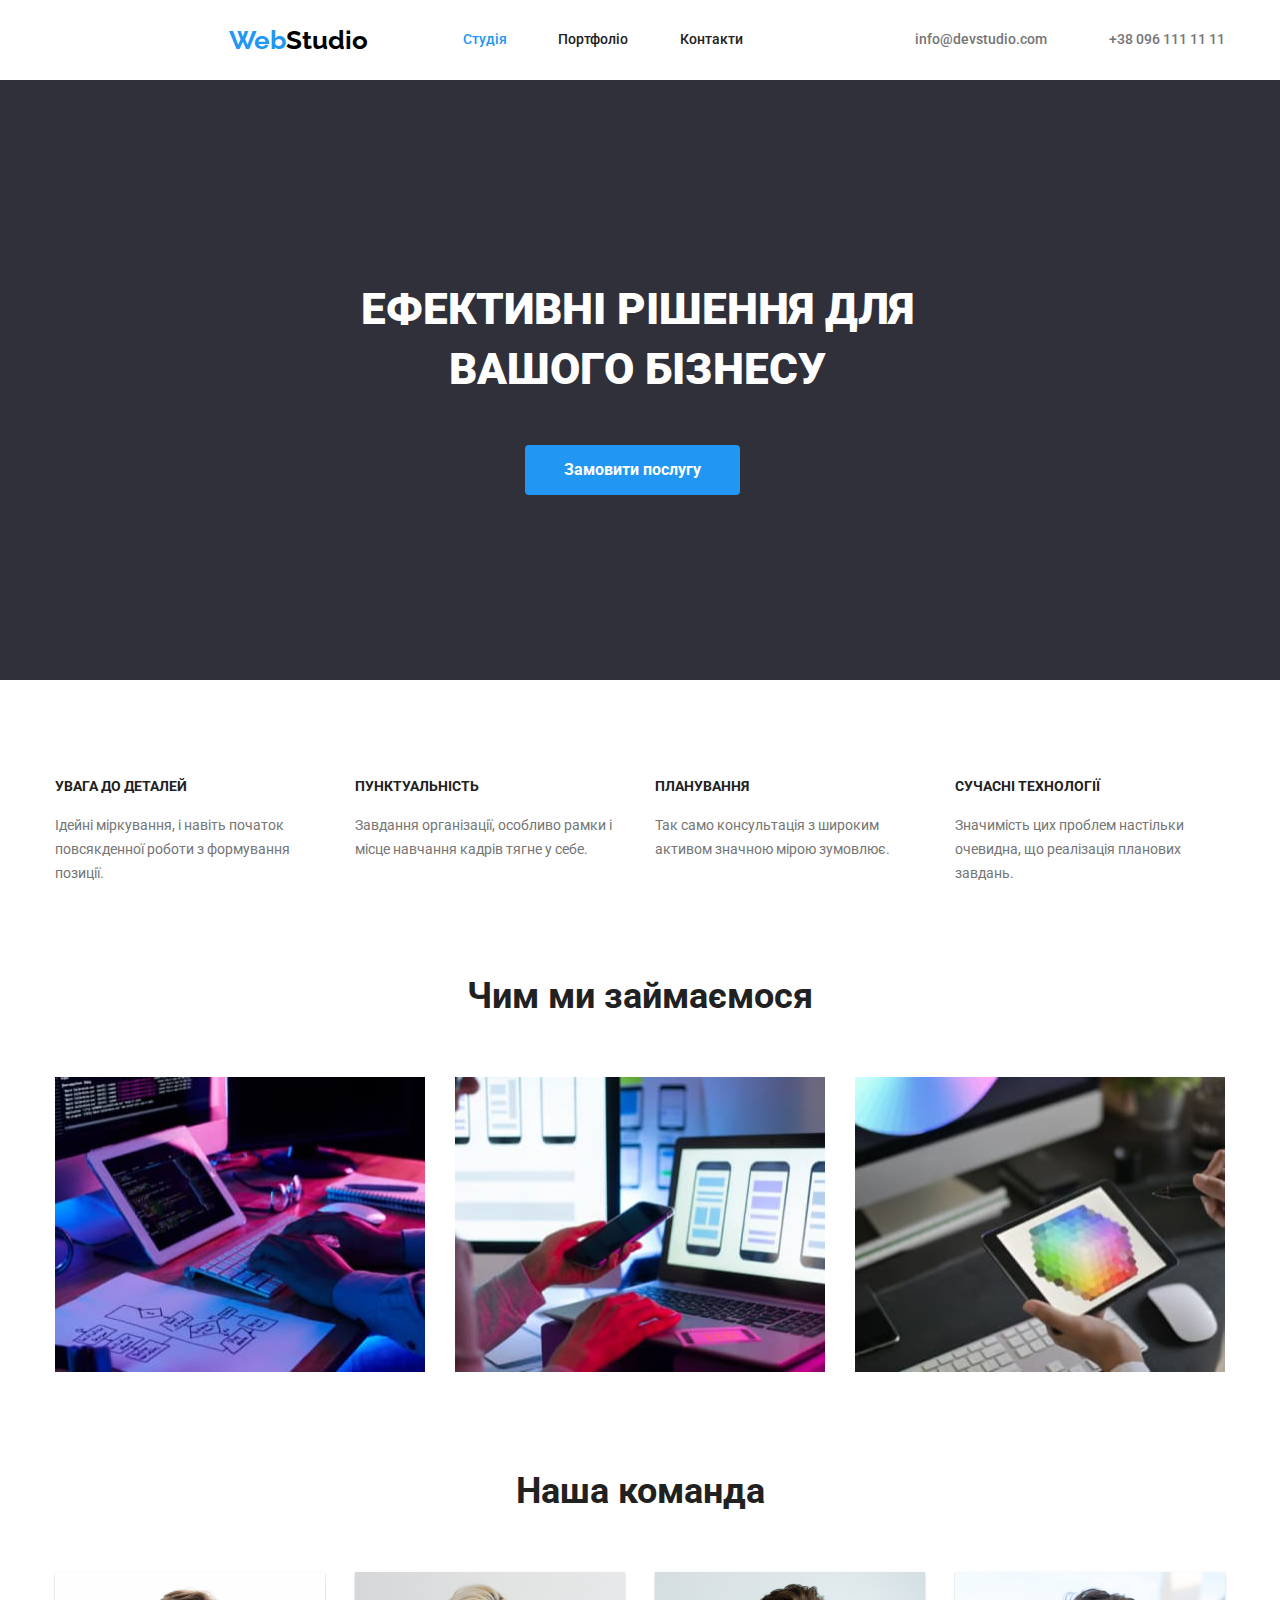
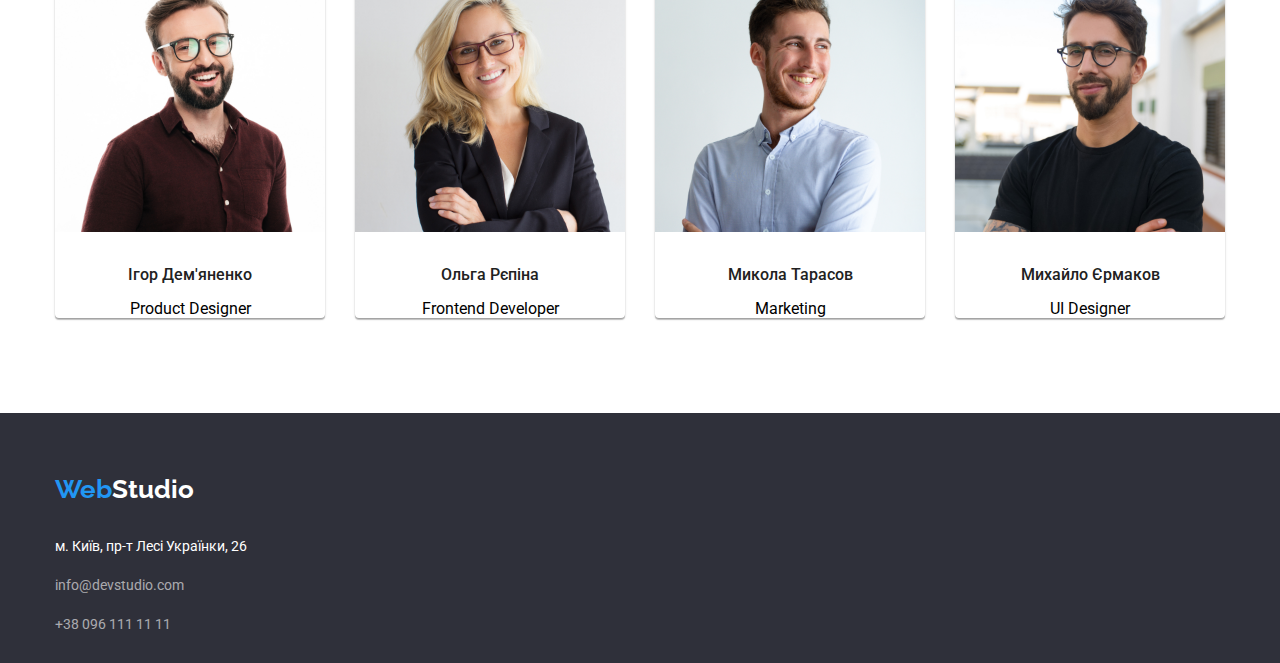
<file: index.html>
<!DOCTYPE html>
<html lang="uk">

<head>
    <meta charset="UTF-8">
    <meta http-equiv="X-UA-Compatible" content="IE=edge">
    <meta name="viewport" content="width=device-width, initial-scale=1.0">
    <link rel="stylesheet" href="./css/style.css">
    <link rel="preconnect" href="https://fonts.googleapis.com">
    <link rel="preconnect" href="https://fonts.gstatic.com" crossorigin>
    <link
        href="https://fonts.googleapis.com/css2?family=Raleway:wght@700&family=Roboto:wght@400;500;700;900&display=swap"
        rel="stylesheet">

    <title>Ефективні рішення для вашого бізнесу</title>
</head>

<body>

    <header>
        <section class="header-nav">
            <!--Navigation -->
            <h2 class="title-none">Navigation</h2>

            <nav class="nav-page">
                <a class="logo" href="#"><span class="logo-web">Web</span>Studio</a>
                <ul class="header-list-box">
                    <li class="header-list"><a class="header-link current" href="#">Студія</a></li>
                    <li class="header-list"><a class="header-link" href="./portfolio.html">Портфоліо</a>
                    </li>
                    <li class="header-list"><a class="header-link" href="#contacts">Контакти</a></li>
                </ul>
            </nav>


            <ul class="contacts">
                <li class="header-list"><a class="heder-linked header-link"
                        href="mailto:info@devstudio.com">info@devstudio.com</a></li>
                <li class="header-list"><a class="heder-linked header-link" href="tel:+380961111111">+38 096 111 11 11</a>
                </li>
            </ul>



        </section>
    </header>



    <main>
        <section class="container">
            <div class="hero">

                <h1 class="hero-title">Ефективні рішення для вашого бізнесу</h1>

                <button class="hero-button" type="button">Замовити послугу</button>

            </div>
        </section>

        <section>
            <!--Our skills -->
            <div class="wrapp wrapp-box">
                <h2 class="title-none">Наші Переваги</h2>

                <ul class="skills-box">
                    <li class="list">
                        <h3 class="list-title">УВАГА ДО ДЕТАЛЕЙ</h3>
                        <p class="list-about">Ідейні міркування, і навіть початок повсякденної роботи з формування
                            позиції.</p>
                    </li>
                    <li class="list">
                        <h3 class="list-title">ПУНКТУАЛЬНІСТЬ</h3>
                        <p class="list-about">Завдання організації, особливо рамки і місце навчання кадрів тягне у себе.
                        </p>

                    </li>
                    <li class="list">
                        <h3 class="list-title">ПЛАНУВАННЯ</h3>
                        <p class="list-about">Так само консультація з широким активом значною мірою зумовлює.</p>
                    </li>
                    <li class="list">
                        <h3 class="list-title">СУЧАСНІ ТЕХНОЛОГІЇ</h3>
                        <p class="list-about">Значимість цих проблем настільки очевидна, що реалізація планових завдань.
                        </p>
                    </li>
                </ul>

            </div>

        </section>

        <section>
            <!-- About our skills -->
            <div class="wrapp">
                <h2 class="title">Чим ми займаємося</h2>
                <ul class="list-box">
                    <li><img src="./images/box_1.jpg" alt="Написання алгоритму коду" height="295"
                            width="370"></li>
                    <li><img src="./images/box_2.jpg" alt="Розробка мобільного дизайну" height="295"
                            width="370"></li>
                    <li><img src="./images/box_3.jpg" alt="Людина підбирає кольри для проєкту"
                            height="295" width="370">
                    </li>
                </ul>
            </div>

        </section>

        <section>
            <!--Our Team  -->

            <div class="wrapp">
                <h2 class="title">Наша команда</h2>

                <ul class="list-box">
                    <li class="section-list">
                        <img src="./images/ihor.jpg" alt="Ігор Дем'яненко" height="260" width="270">
                        <h3 class="title-team">Ігор Дем'яненко</h3>
                        <p class="team-job">Product Designer</p>
                    </li>

                    <li class="section-list">
                        <img src="./images/olga.jpg" alt="Ольга Рєпіна" height="260" width="270">
                        <h3 class="title-team">Ольга Рєпіна</h3>
                        <p class="team-job">Frontend Developer</p>
                    </li>

                    <li class="section-list">
                        <img src="./images/kola.jpg" alt="Микола Тарасов" height="260" width="270">
                        <h3 class="title-team">Микола Тарасов</h3>
                        <p class="team-job">Marketing</p>
                    </li>

                    <li class="section-list">
                        <img src="./images/mihail.jpg" alt="Михайло Єрмаков" height="260" width="270">
                        <h3 class="title-team">Михайло Єрмаков</h3>
                        <p class="team-job">UI Designer</p>

                    </li>

                </ul>
            </div>

        </section>
    </main>



    <footer>

        <section id="contacts" class="wrapp">
            <h2 class="title-none black"> How to find us</h2>
            <a class="logo footer-logo" href="#"><span class="logo-web">Web</span>Studio</a>

            <address>
                <ul class="">
                    <li class="foot-list"><a class="link-maps" href="https://goo.gl/maps/g6EBbh1FCPe44AKi8">м. Київ,
                            пр-т Лесі Українки, 26</a></li>
                    <li class="foot-list"><a class="link-address"
                            href="mailto:info@devstudio.com">info@devstudio.com</a></li>
                    <li><a class="link-address" href="tel:+380961111111">+38 096 111 11 11</a></li>
                </ul>

            </address>
        </section>

    </footer>
</body>

</html>
</file>
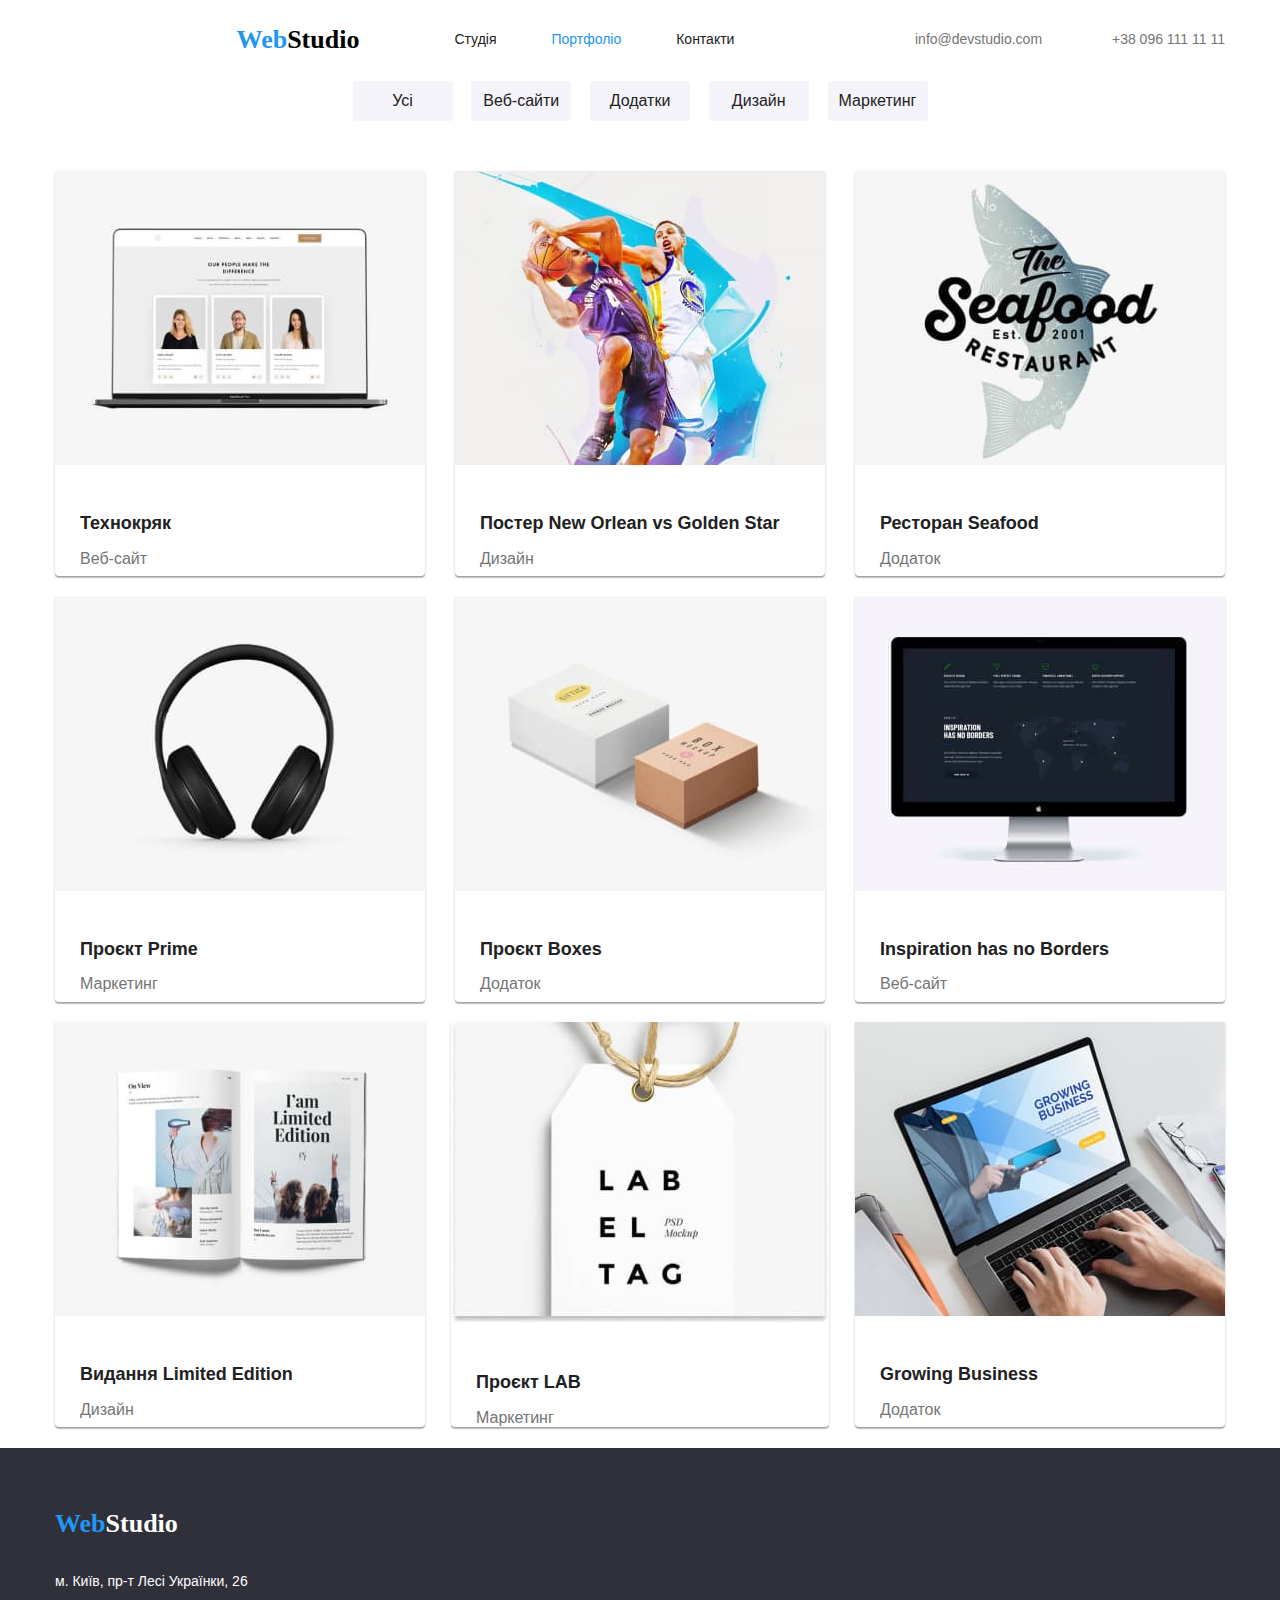
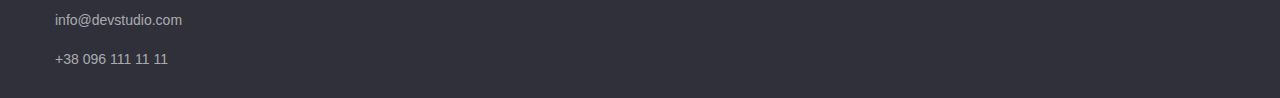
<file: portfolio.html>
<!DOCTYPE html>
<html lang="uk">

<head>
    <meta charset="UTF-8">
    <meta http-equiv="X-UA-Compatible" content="IE=edge">
    <meta name="viewport" content="width=device-width, initial-scale=1.0">
    <link rel="stylesheet" href="./css/style.css">
    <link rel="stylesheet" href="./index.html">
    <title>Portfolio</title>
</head>

<body id="portfolio">

    <header>
        <section class="header-nav">
            <!--Navigation -->
            <h2 class="title-none">Navigation</h2>

            <nav class="nav-page">
                <a class="logo" href="#"><span class="logo-web">Web</span>Studio</a>
                <ul class="header-list-box">
                    <li class="header-list"><a class="header-link" href="./index.html">Студія</a></li>
                    <li class="header-list"><a class="header-link current" href="#">Портфоліо</a>
                    </li>
                    <li class="header-list"><a class="header-link" href="#contacts">Контакти</a></li>
                </ul>
            </nav>


            <ul class="contacts">
                <li class="header-list"><a class="heder-linked header-link"
                        href="mailto:info@devstudio.com">info@devstudio.com</a></li>
                <li class="header-list"><a class="heder-linked header-link" href="tel:+380961111111">+38 096 111 11
                        11</a>
                </li>
            </ul>



        </section>
    </header>




    <main>

        <section class="portfolio">
            <!-- Saitbar -->
            <h2 class="title-none">Portfolio</h2>

            <ul class="navigatio-box">
                <li class="port-list">
                    <button class="port-button" type="button">Усі</button>

                </li>

                <li class="port-list">
                    <button class="port-button" type="button">Веб-сайти</button>
                </li>

                <li class="port-list">
                    <button class="port-button" type="button">Додатки</button>
                </li>

                <li class="port-list">
                    <button class="port-button" type="button">Дизайн</button>
                </li>

                <li class="port-list">
                    <button class="port-button" type="button">Маркетинг</button>
                </li>

            </ul>
            <!-- id="all"
            id="poster"
            id="web"
            id="add"
            id="marketing" -->

            <ul class="portfolio-conteiner">

                <li class="portfolio-link">
                    <a href="">
                        <img src="./images/web-1.jpg" alt="Назва компанії Технокряк">
                        <h3 class="portfolio-title">Технокряк</h3>
                        <p class="categoray">Веб-сайт</p>
                    </a>
                </li>

                <li class="portfolio-link">
                    <a href="">
                        <img src="./images/poster-2.jpg" alt="Постер дизайну" width="370" height="294">
                        <h3 class="portfolio-title">Постер New Orlean vs Golden Star</h3>
                        <p class="categoray">Дизайн</p>
                    </a>

                </li>

                <li class="portfolio-link">
                    <a href="">
                        <img src="./images/restaurant-3.jpg" alt="Додаток ресторану морської їжї">
                        <h3 class="portfolio-title">Ресторан Seafood</h3>
                        <p class="categoray">Додаток</p>
                    </a>

                </li>

                <li class="portfolio-link">
                    <a href="">
                        <img src="./images/project-4.jpg" alt="Проєкт Prime">
                        <h3 class="portfolio-title">Проєкт Prime</h3>
                        <p class="categoray">Маркетинг</p>
                    </a>

                </li>

                <li class="portfolio-link">
                    <a href="">
                        <img src="./images/project-5.jpg" alt="Проєкт додатку Боксес">
                        <h3 class="portfolio-title">Проєкт Boxes</h3>
                        <p class="categoray">Додаток</p>

                    </a>
                </li>

                <li class="portfolio-link">
                    <a href="">
                        <img src="./images/web-6.jpg" alt="Лого сайту">
                        <h3 class="portfolio-title">Inspiration has no Borders</h3>
                        <p class="categoray">Веб-сайт</p>
                    </a>

                </li>

                <li class="portfolio-link">
                    <a href="">
                        <img src="./images/design-7.jpg" alt="">
                        <h3 class="portfolio-title">Видання Limited Edition</h3>
                        <p class="categoray">Дизайн</p>
                    </a>

                </li>

                <li class="portfolio-link">
                    <a href="">
                        <img src="./images/marketing-8.jpg" alt="Проєкт маркетингу ЛАБ">
                        <h3 class="portfolio-title">Проєкт LAB</h3>
                        <p class="categoray">Маркетинг</p>
                    </a>

                </li>

                <li class="portfolio-link">
                    <a href="">
                        <img src="./images/add-9.jpg" alt=" Додаток проекту бізнесу">
                        <h3 class="portfolio-title">Growing Business</h3>
                        <p class="categoray">Додаток</p>
                    </a>
                </li>

            </ul>
        </section>
    </main>




    <footer>

        <section class="wrapp">
            <h2 class="title-none black"> How to find us</h2>
            <a class="logo footer-logo" href="#"><span class="logo-web">Web</span>Studio</a>

            <address id="contacts">
                <ul class="">
                    <li class="foot-list"><a class="link-maps" href="https://goo.gl/maps/g6EBbh1FCPe44AKi8">м. Київ,
                            пр-т Лесі Українки, 26</a></li>
                    <li class="foot-list"><a class="link-address"
                            href="mailto:info@devstudio.com">info@devstudio.com</a></li>
                    <li><a class="link-address" href="tel:+380961111111">+38 096 111 11 11</a></li>
                </ul>

            </address>
        </section>

    </footer>
</body>

</html>
</file>
<file: css/style.css>
* {
    padding: 0;
    margin: 0;
    border: 0;
    box-sizing: border-box;
}

a {
    text-decoration: none;
    color: #757575;
}

ul,
ol,
li {
    list-style: none;
}

body {
    height: 100%;
    line-height: 1;
    font-family: 'Roboto', sans-serif;
    /* font-family: 'Raleway', sans-serif; */
}

:root { 
    --third-text-color:#ffffff;
    --bg-color:#2F303A;
    --text-color:#212121;
    --secondary-text-color:#757575;
    --bg-link-color: #2196F3;
    --logo-color: #000000;
    
}

button {
    font-family: inherit;
    font-weight: inherit;
    font-size: inherit;
    cursor: pointer;
}
/* ==============================================================================================================
                                    HEDEAR
============================================================================================================== */

.header-nav {
    width: 1170px;
    height: 80px;
    margin: 0 auto;
    display: flex;
    justify-content: space-between;
}

.nav-page {
    display: flex;
    justify-content: space-between;
}

.logo {
    font-family: 'Raleway';
    font-weight: 700;
    font-size: 26px;
    line-height: 1.19;
    color: var(--logo-color);
    display: flex;
    align-items: center;
    margin-right: 95px;
}

.logo-web {
    color: var(--bg-link-color);
}

.header-list-box {
    width: 280px;
    display: flex;
    justify-content: space-between;
    align-items: center;
}

.header-list {
    font-weight: 500;
    font-size: 14px;
    line-height: 1.14;
    display: inline-block;
}

.header-link {
    color: var(--text-color);
}

.header-link:hover,
.header-link:focus {
    color: var(--bg-link-color);
}

.nav-page .header-link.current {
    color: var(--bg-link-color);
}

.contacts {
    font-weight: 500;
    font-size: 14px;
    line-height: 1.14;
    width: 310px;
    display: flex;
    justify-content: space-between;
    align-items: center;
}

.heder-linked {
    color: var(--secondary-text-color);
}


/* ==============================================================================================================
                                    MAINE
============================================================================================================== */


/* =======================HERO================================= */

.container {
    background: var(--bg-color);
}

.hero {
    width: 1170px;
    height: 600px;
    margin: 0 auto;
}

.hero-title {
    font-weight: 900;
    font-size: 44px;
    line-height: 1.36;
    text-align: center;
    text-transform: uppercase;
    color: var( --third-text-color);
    display: flex;
    align-items: center;
    padding-top: 200px;
    width: 695px;
    margin-left: 235px;
}

.hero-button {
    font-weight: 700;
    font-size: 16px;
    line-height: 1.88;
    color: var( --third-text-color);
    margin: 45px 470px 200px;
    cursor: pointer;
    border: none;
    width: 215px;
    border-radius: 4px;
    height: 50px;
    background: var(--bg-link-color);
}

/* =====================OUR SKILLS======================== */


.wrapp {
    width: 1170px;
    margin: 0 auto;
}

.wrapp-box {
    height: 295px;
}


.title-none {
    width: 1px;
    height: 1px;
    color: var( --third-text-color);
}

.skills-box {
    display: flex;
    justify-content: space-between;
    align-items: center;
    height: inherit;
}


.list {
    width: 270px;
    height: 100px;
}

.list-title {
    font-weight: 700;
    font-size: 14px;
    line-height: 1.14;
    text-transform: uppercase;
    color: var(--text-color);
    padding-bottom: 20px;
}

.list-about {
    color: var(--secondary-text-color);
    font-weight: 400;
    font-size: 14px;
    line-height: 1.71;
}


/* ===================About our skills======================== */

.title {
    font-weight: 700;
    font-size: 36px;
    line-height: 1.17;
    text-align: center;
    color: var(--text-color);
    margin-bottom: 60px;
}

.list-box {
    display: flex;
    justify-content: space-between;
    margin-bottom: 95px;
}

.section-list {
    /* display: flex;
    display: inline-block; */
    box-shadow: 0px 1px 3px rgba(0, 0, 0, 0.12), 0px 1px 1px rgba(0, 0, 0, 0.14), 0px 2px 1px rgba(0, 0, 0, 0.2);
    border-radius: 0px 0px 4px 4px;
}

.title-team {
    font-weight: 500;
    font-size: 16px;
    line-height: 1.19;
    text-align: center;
    color: var(--text-color);
    padding-top: 30px;
}

.team-job {
    font-weight: 400;
    font-size: 16px;
    line-height: 1.19;
    text-align: center;
    padding-top: 15px;
}

/* ==============================================================================================================
                                   FOOTER
============================================================================================================== */

address {
    font-style: normal;
}

footer {
    background: var(--bg-color);
    height: 250px;
}

.black {
    color: var(--bg-color);
}

.footer-logo {
    padding-top: 60px;
    padding-bottom: 30px;
    color:var(--third-text-color) ;
}

.link-maps {
    font-weight: 400;
    font-size: 14px;
    line-height: 1.71;
    color: var( --third-text-color);
}

.link-maps:hover,
.link-maps:focus {
    color: var( --bg-link-color);
}

.foot-list {
    padding-bottom: 15px;
}

.link-address {
    font-weight: 400;
    font-size: 14px;
    line-height: 1.71;
    color: rgba(255, 255, 255, 0.6);
}

.link-address:hover,
.link-address:focus {
    color: var(--bg-link-color);
}



/* ============================================================
                                PORTFOLIO
============================================================ */

/* ======================================================================================
                                   MAIN
======================================================================================== */

.portfolio {
    width: 1170px;
    margin: 0 auto;
}

.navigatio-box {
    display: flex;
    justify-content: space-between;
    width: 575px;
    margin: 0 auto;
    margin-bottom: 50px;
}


.port-button {
    font-weight: 500;
    font-size: 16px;
    line-height: 2.5;
    color: var(--text-color);
    width: 100px;
    height: 40px;
    background: #F5F4FA;
    text-align: center;
    border-radius: 3px;
}

.port-button:hover,
.port-button:focus {
    background: var(--bg-link-color);
}

.port-button:hover,
.port-button:focus {
    color: var( --third-text-color);
}

.portfolio-conteiner {
    height: 1277px;
    display: flex;
    flex-wrap: wrap;
    justify-content: space-between;
}

.portfolio-link {
    box-shadow: 0px 1px 3px rgba(0, 0, 0, 0.12), 0px 1px 1px rgba(0, 0, 0, 0.14), 0px 2px 1px rgba(0, 0, 0, 0.2);
    border-radius: 0px 0px 4px 4px;
    height: 405px;
}

.portfolio-title {
    font-weight: 700;
    font-size: 18px;
    line-height: 2.25;
    color: var(--text-color);
    padding-left: 25px;
    padding-top: 35px;
}

.categoray {
    font-style: normal;
    font-weight: 400;
    font-size: 16px;
    line-height: 1.88;
    padding-left: 25px;
}
</file>
